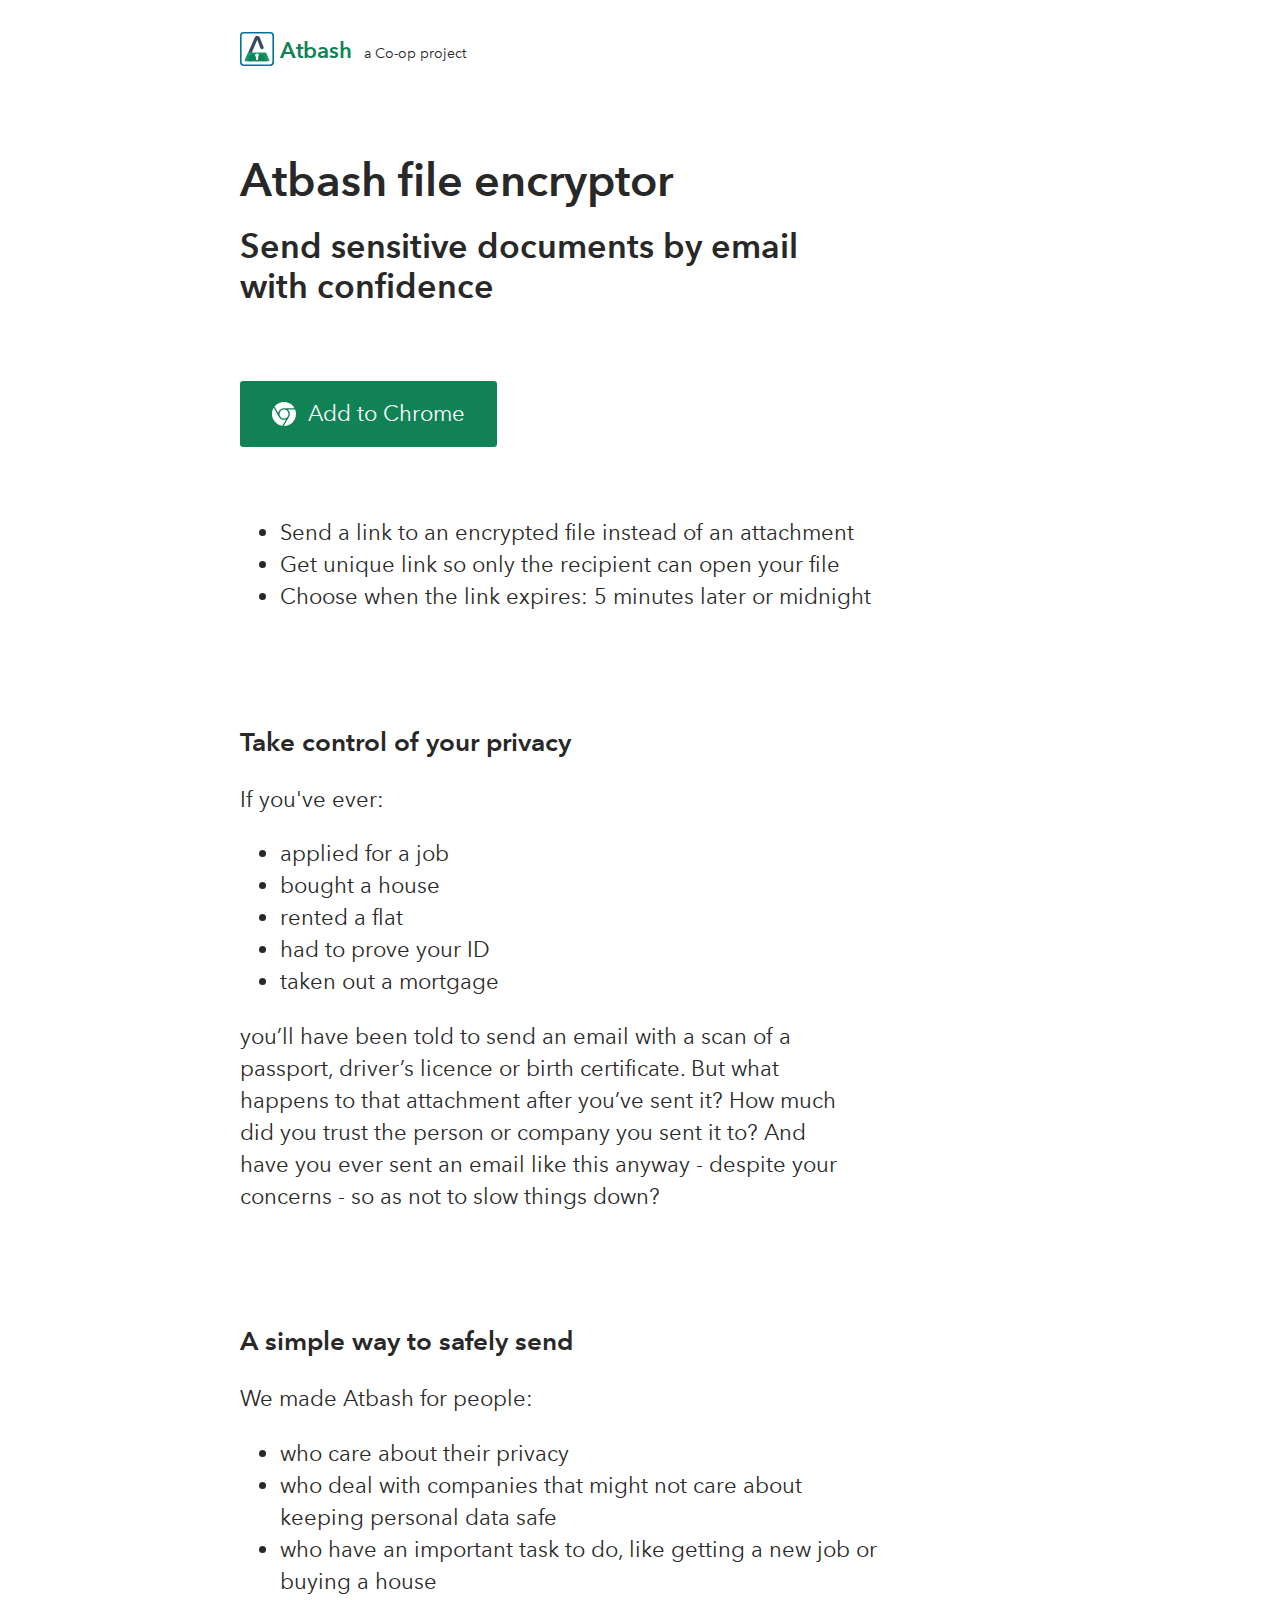
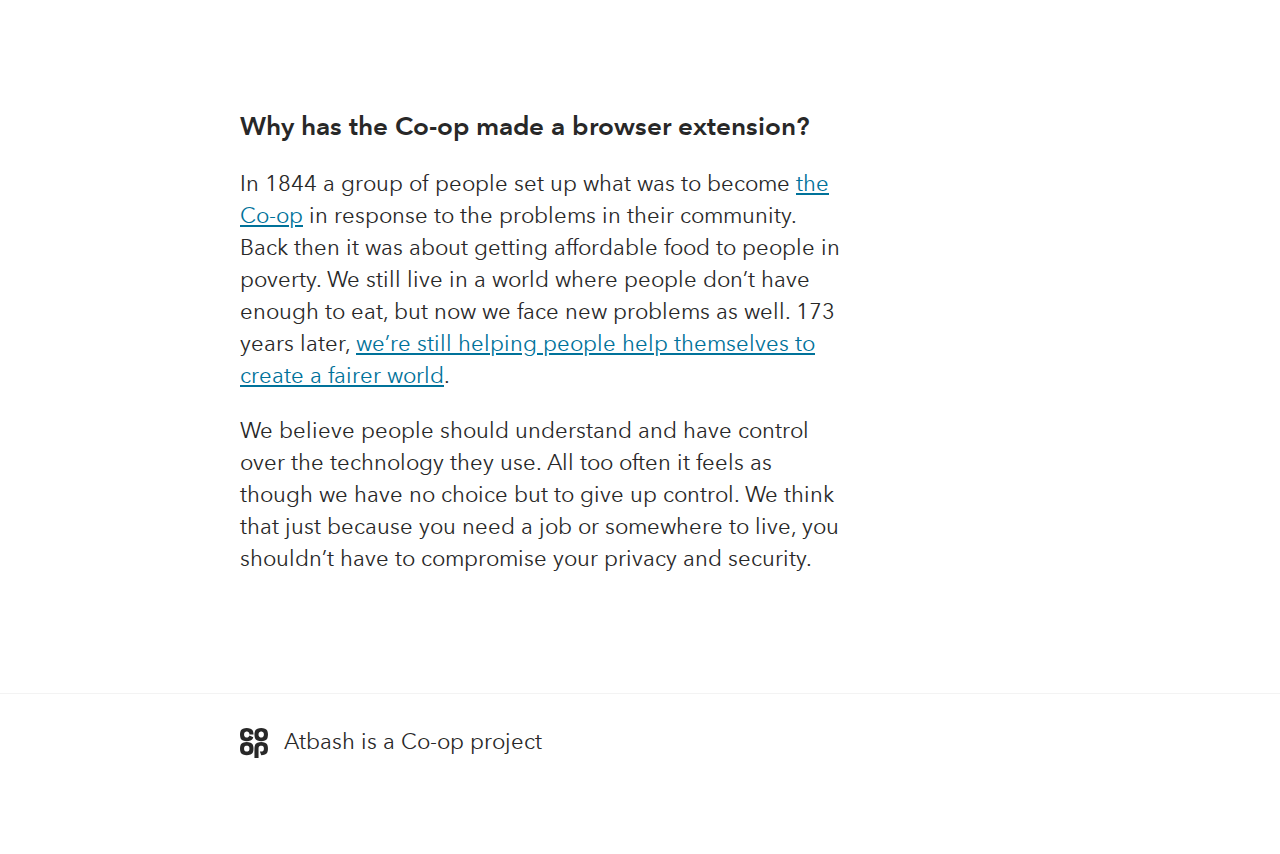
<file: index.html>
<!doctype html>
<html>
  <head>
    <meta charset="utf-8">
    <meta http-equiv="x-ua-compatible" content="ie=edge">
    <meta name="viewport"
          content="width=device-width, initial-scale=1, shrink-to-fit=no">
    <!-- Use the title from a page's frontmatter if it has one -->
    <link rel="icon" type="image/x-icon" href="favicon.ico" />
    <title>Atbash</title>
    <link href="stylesheets/site.css" rel="stylesheet" />
    <link href="stylesheets/chrome-prompt.css" rel="stylesheet" />
    <script src="javascripts/site.js"></script>
  </head>
  <body>
    <div id="add-to-chrome-prompt">
  <h2>Add "Atbash"?</h2>

  <img src="images/atbash.svg" alt="Atbash" />

  <p><strong>It can:</strong></p>
  <ul>
    <li>Read and change all your data on the websites you visit</li>
    <li>Display notifications</li>
    <li>Communicate with cooperating websites</li>
  </ul>

  <div id="button-bar">
    <a href="#">Cancel</a>
    <a href="#">Add extension</a>
  </div>
</div>

<header>
  <div class="wrap">
    <div class="logo">
      <img src="images/atbash.svg" alt="Atbash" />
      <span>Atbash</span>
      <span>a Co-op project</span>
    </div>
  </div>
</header>

<section>
  <div class="wrap">
    <h1>Atbash file encryptor</h1>
    <h2>Send sensitive documents by email <br>with confidence</h2>
  </div>
</section>

<section class="cta">
  <div class="wrap">
    <a href="#" id='add-to-chrome-button'><img src="images/chrome.svg" alt="Chrome" /> Add to Chrome</a>
  </div>
</section>

<section>
  <div class="wrap">
    <ul>
      <li>
        <span>
          Send a link to an encrypted file instead of an attachment
        </span>
      </li>
      <li>
        <span>
          Get unique link so only the recipient can open your file
        </span>
      </li>
      <li>
        <span>
          Choose when the link expires: 5 minutes later or midnight
        </span>
      </li>
    </ul>
  </div>
</section>

<section>
  <div class="wrap">
    <h3>Take control of your privacy</h3>
    If you've ever:
    <ul>
      <li>applied for a job</li>
      <li>bought a house</li>
      <li>rented a flat</li>
      <li>had to prove your ID</li>
      <li>taken out a mortgage</li>
    </ul>
    <p>
      you’ll have been told to send an email with a scan of a passport, driver’s licence or birth certificate. But what happens to that attachment after you’ve sent it? How much did you trust the person or company you sent it to? And have you ever sent an email like this anyway - despite your concerns - so as not to slow things down?
    </p>
  </div>
</section>

<section>
  <div class="wrap">
    <h3>A simple way to safely send</h3>
    We made Atbash for people:
    <ul>
      <li>who care about their privacy</li>
      <li>who deal with companies that might not care about keeping personal data safe</li>
      <li>who have an important task to do, like getting a new job or buying a house</li>
    </ul>
  </div>
</section>

<section>
  <div class="wrap">
    <h3>Why has the Co-op made a browser extension?</h3>
    <p>
      In 1844 a group of people set up what was to become <a href="https://www.co-operative.coop/about-us/history" target="_blank">the Co-op</a> in response to the problems in their community. Back then it was about getting affordable food to people in poverty. We still live in a world where people don’t have enough to eat, but now we face new problems as well. 173 years later, <a href="https://www.co-operative.coop/about-us/values" target="_blank">we’re still helping people help themselves to create a fairer world</a>.
    </p>
    <p>
      We believe people should understand and have control over the technology they use. All too often it feels as though we have no choice but to give up control. We think that just because you need a job or somewhere to live, you shouldn’t have to compromise your privacy and security.
    </p>
  </div>
</section>

<footer>
  <div class="wrap">
    <img src="images/coop.svg" alt="Coop" /><span>Atbash is a Co-op project</span>
  </div>
</footer>

  </body>
</html>
</file>
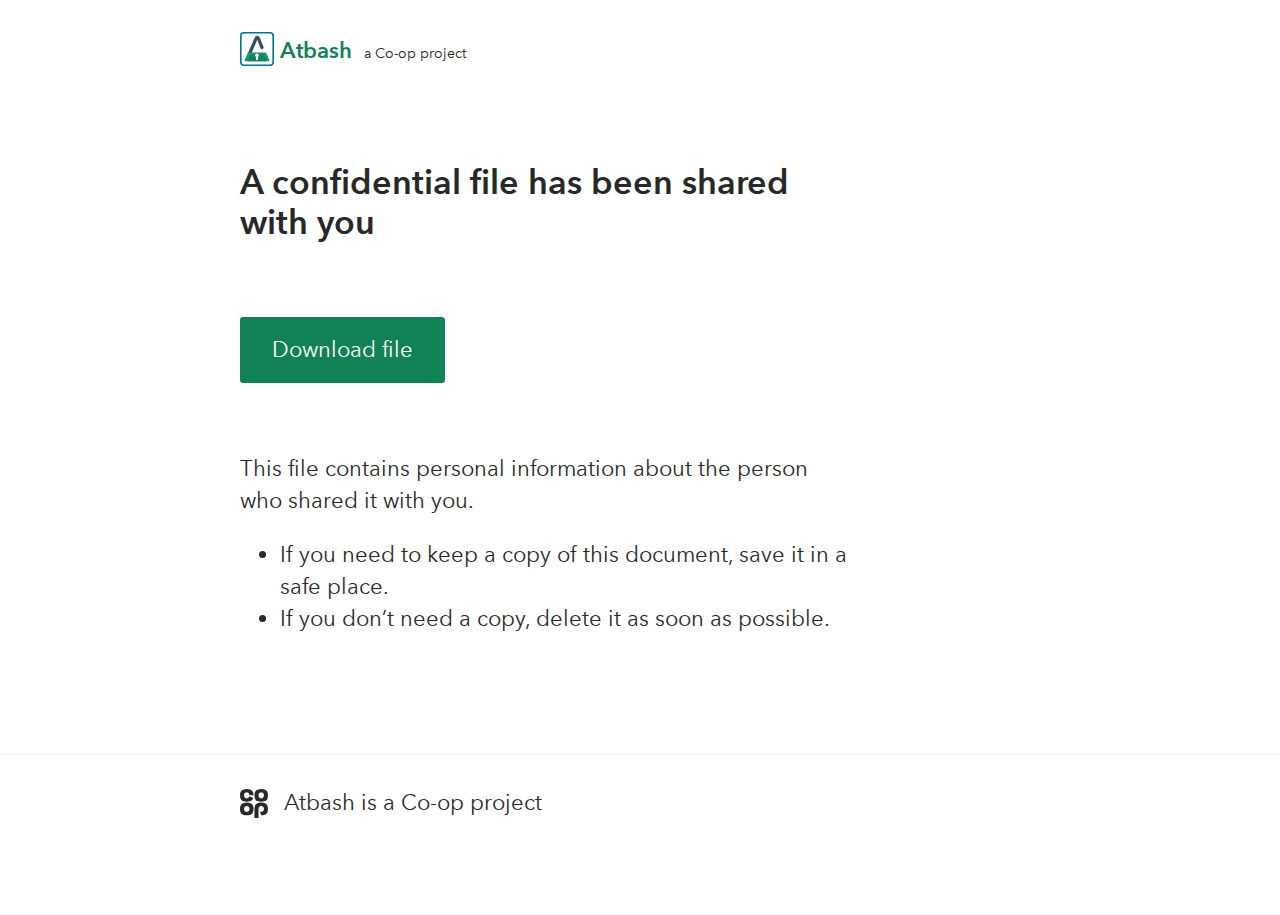
<file: 7118dc90/index.html>
<!doctype html>
<html>
  <head>
    <meta charset="utf-8">
    <meta http-equiv="x-ua-compatible" content="ie=edge">
    <meta name="viewport"
          content="width=device-width, initial-scale=1, shrink-to-fit=no">
    <!-- Use the title from a page's frontmatter if it has one -->
    <link rel="icon" type="image/x-icon" href="favicon.ico" />
    <title>File shared with you</title>
    <link href="../stylesheets/site.css" rel="stylesheet" />
    <link href="../stylesheets/chrome-prompt.css" rel="stylesheet" />
    <script src="../javascripts/site.js"></script>
  </head>
  <body>
    <header>
  <div class="wrap">
    <div class="logo">
      <img src="../images/atbash.svg" alt="Atbash" />
      <span>Atbash</span>
      <span>a Co-op project</span>
    </div>
  </div>
</header>

<section>
  <div class="wrap">
    <h2>A confidential file has been shared with you<h2>
  </div>
</section>

<section class="cta">
  <div class="wrap">
    <a href="#" id="download-button">Download file</a>
  </div>
</section>

<section>
  <div class="wrap">
  <p>This file contains personal information about the person who shared it with you.</p>
  <ul>
    <li>If you need to keep a copy of this document, save it in a safe place.</li>
    <li>If you don’t need a copy, delete it as soon as possible.</li>
  </ul>
  </div>
</section>

<footer>
  <div class="wrap">
    <img src="../images/coop.svg" alt="Coop" /><span>Atbash is a Co-op project</span>
  </div>
</footer>

  </body>
</html>
</file>
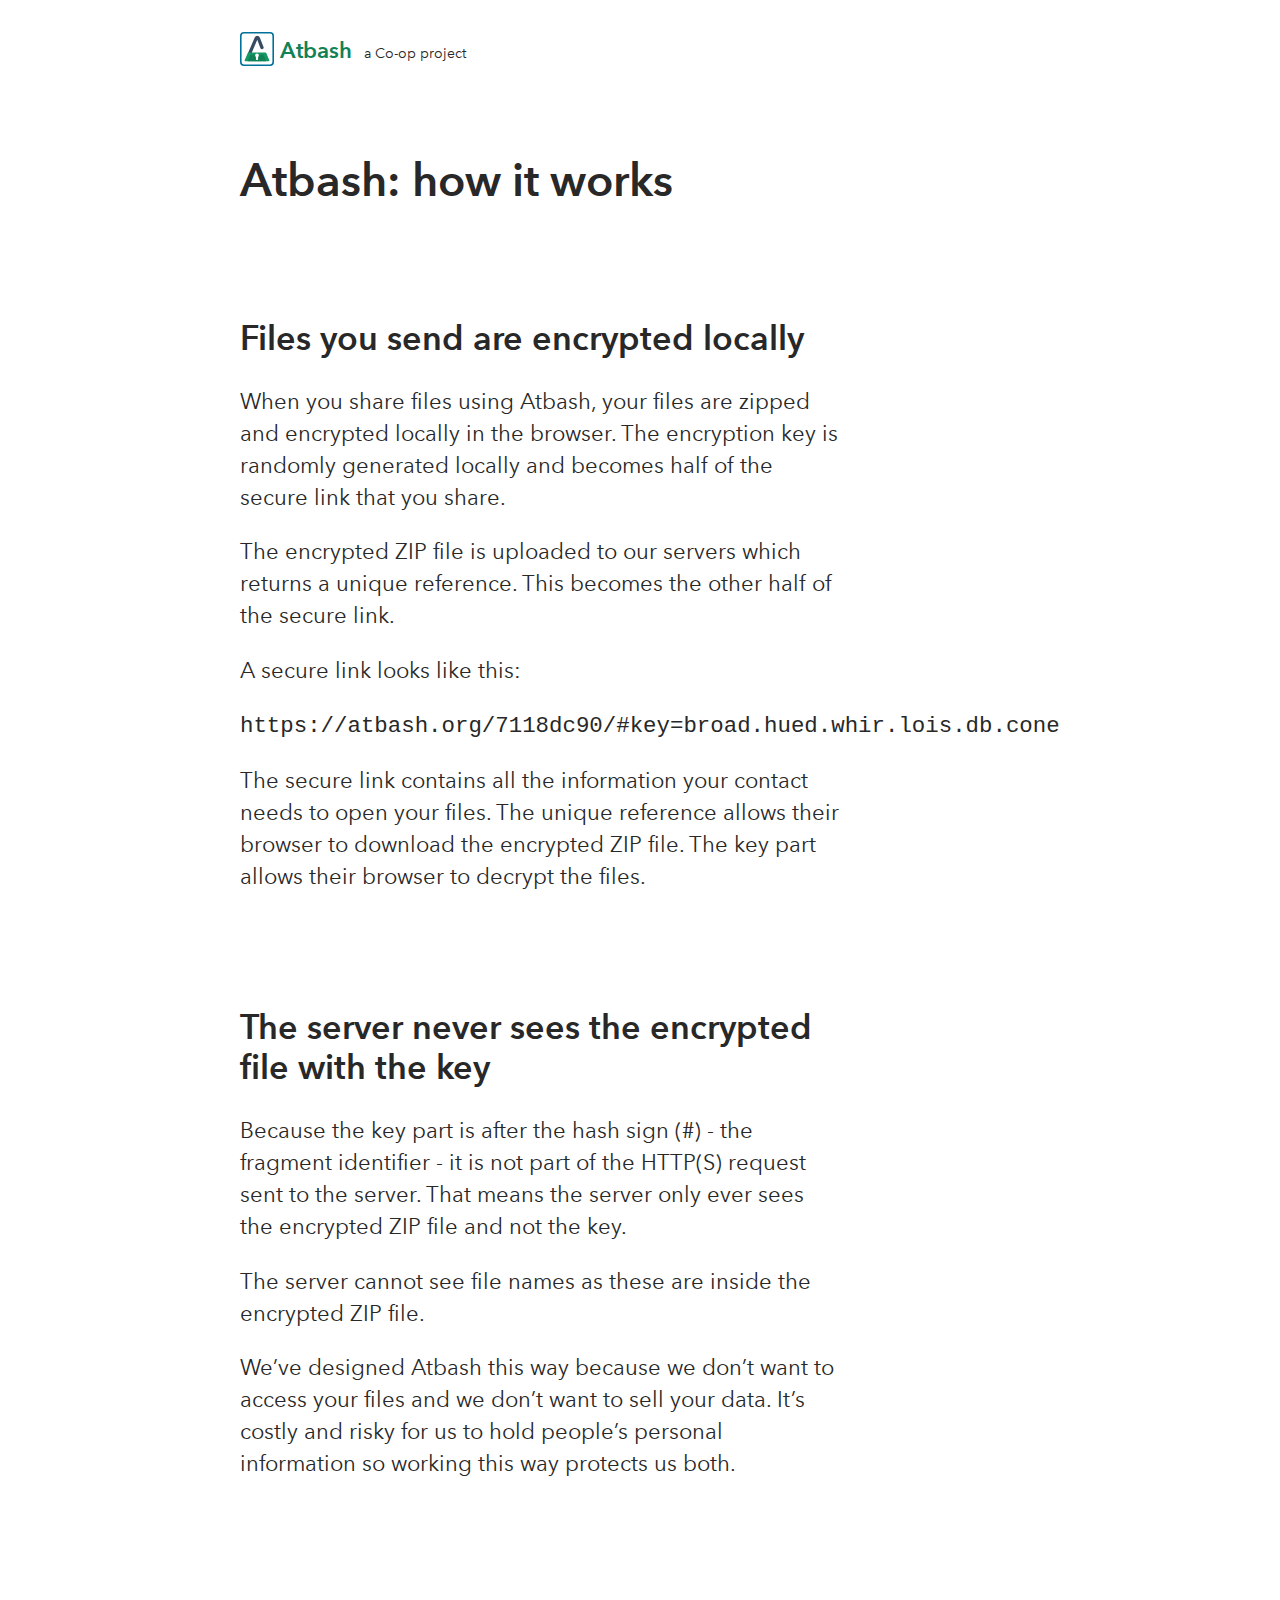
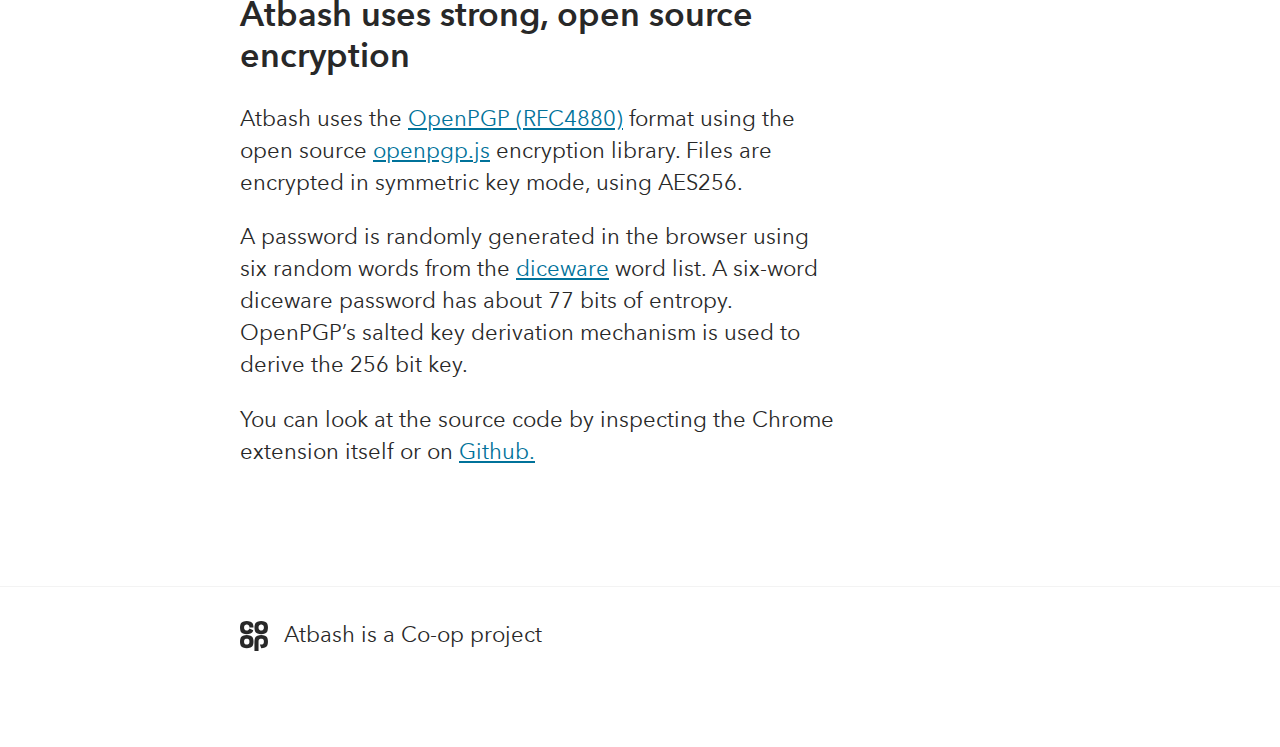
<file: how-it-works/index.html>
<!doctype html>
<html>
  <head>
    <meta charset="utf-8">
    <meta http-equiv="x-ua-compatible" content="ie=edge">
    <meta name="viewport"
          content="width=device-width, initial-scale=1, shrink-to-fit=no">
    <!-- Use the title from a page's frontmatter if it has one -->
    <link rel="icon" type="image/x-icon" href="favicon.ico" />
    <title>Atbash</title>
    <link href="../stylesheets/site.css" rel="stylesheet" />
    <link href="../stylesheets/chrome-prompt.css" rel="stylesheet" />
    <script src="../javascripts/site.js"></script>
  </head>
  <body>
    <header>
  <div class="wrap">
    <div class="logo">
      <img src="../images/atbash.svg" alt="Atbash" />
      <span>Atbash</span>
      <span>a Co-op project</span>
    </div>
  </div>
</header>

<section>
  <div class="wrap">
    <h1>Atbash: how it works</h1>
  </div>
</section>

<section>
  <div class="wrap">
    <h2>Files you send are encrypted locally</h2>
    <p>
    When you share files using Atbash, your files are zipped and encrypted locally in the browser. The encryption key is randomly generated locally and becomes half of the secure link that you share.
    </p>

    <p>
    The encrypted ZIP file is uploaded to our servers which returns a unique reference. This becomes the other half of the secure link.
    </p>

    <p>
    A secure link looks like this:
    </p>

    <code>
    https://atbash.org/7118dc90/#key=broad.hued.whir.lois.db.cone
    </code>

    <p>
    The secure link contains all the information your contact needs to open your files. The unique reference allows their browser to download the encrypted ZIP file. The key part allows their browser to decrypt the files.
    </p>
  </div>
</section>

<section>
  <div class="wrap">

    <h2>The server never sees the encrypted file with the key</h2>

    <p>
    Because the key part is after the hash sign (#) - the fragment identifier - it is not part of the HTTP(S) request sent to the server. That means the server only ever sees the encrypted ZIP file and not the key.
    </p>

    <p>
    The server cannot see file names as these are inside the encrypted ZIP file.
    </p>

    <p>
    We’ve designed Atbash this way because we don’t want to access your files and we don’t want to sell your data. It’s costly and risky for us to hold people’s personal information so working this way protects us both.
    </p>

  </div>
</section>

<section>
  <div class="wrap">
    <h2>Atbash uses strong, open source encryption</h2>

    <p>
    Atbash uses the <a href="https://tools.ietf.org/html/rfc4880">OpenPGP (RFC4880)</a> format using the open source
    <a href="https://openpgpjs.org/">openpgp.js</a>
    encryption library. Files are encrypted in symmetric key mode, using AES256.
    </p>

    <p>
    A password is randomly generated in the browser using six random words from the <a href="http://world.std.com/~reinhold/diceware.html">diceware</a> word list. A six-word diceware password has about 77 bits of entropy. OpenPGP’s salted key derivation mechanism is used to derive the 256 bit key.
    </p>

    <p>
    You can look at the source code by inspecting the Chrome extension itself or on <a href="https://tools.ietf.org/html/rfc4880">Github.</a>
    </p>

</section>

<footer>
  <div class="wrap">
    <img src="../images/coop.svg" alt="Coop" /><span>Atbash is a Co-op project</span>
  </div>
</footer>

  </body>
</html>
</file>
<file: stylesheets/site.css>
@import url(fonts.css);
body {
  font-family: "AvenirNextLTW01-Regular";
  color: #282828;
  font-size: 1.4rem;
  line-height: 2rem;
  margin: 0;
  padding: 0; }
  body h1, body h2, body h3, body h4, body h5, body h6 {
    font-family: "AvenirNextLTW01-Demi";
    max-width: 600px; }
  body h1 {
    font-size: 2em; }
  body h2 {
    font-size: 1.5em;
    line-height: 1.2em; }
  body h3 {
    font-size: 1.17em; }
  body h4 {
    font-size: 1.12em; }
  body h5 {
    font-size: .83em; }
  body h6 {
    font-size: .75em; }
  body a:link, body a:visited {
    color: #00729a; }
  body a:hover, body a:active {
    color: #00394e; }
  body .wrap {
    max-width: 800px;
    margin: 0 auto; }
  body p, body li {
    max-width: 600px; }
  body ul {
    padding-top: 0; }
  body div.logo img {
    width: 34px;
    height: 34px;
    vertical-align: text-bottom;
    margin-bottom: -2px; }
  body div.logo span:first-of-type {
    color: #118156;
    font-family: "AvenirNextLTW01-Demi"; }
  body div.logo span:nth-of-type(2) {
    font-size: 14px;
    margin-left: 0.4rem; }
  body header {
    padding: 2rem 0; }
  body section {
    padding: 2rem 0; }
    body section.cta a {
      background: #118156;
      color: #FFFFFF;
      padding: 1.2rem 2rem;
      text-decoration: none;
      border-radius: 0.2rem;
      cursor: pointer; }
      body section.cta a img {
        width: 24px;
        vertical-align: text-top;
        margin: 1px 0.4rem 0 0; }
      body section.cta a:hover {
        background: #149865; }
  body footer {
    border-top: 1px solid #f3f3f3;
    margin-top: 4rem;
    padding: 2rem 0 6rem 0; }
    body footer img {
      width: 28px;
      vertical-align: text-top;
      margin-right: 1rem; }
</file>
<file: stylesheets/chrome-prompt.css>
body {
  position: relative; }

#add-to-chrome-prompt {
  border-radius: 0.2rem;
  border: 1px solid grey;
  position: absolute;
  left: 0;
  right: 0;
  width: 420px;
  margin-left: auto;
  margin-right: auto;
  margin-top: 3px;
  background: #fff;
  padding: 1.5em;
  font-size: 0.7em;
  line-height: 1.5em;
  font-family: Helvetica, Arial, sans-serif;
  box-shadow: 0 4px 8px 0 rgba(0, 0, 0, 0.2), 0 6px 20px 0 rgba(0, 0, 0, 0.19); }
  #add-to-chrome-prompt img {
    position: absolute;
    right: 1.5em;
    top: 1em;
    width: 50px; }
  #add-to-chrome-prompt h2 {
    font-size: 1.2em;
    margin-top: 0; }
  #add-to-chrome-prompt p {
    margin-bottom: 0; }
  #add-to-chrome-prompt #button-bar {
    padding-top: 1em;
    text-align: right; }
    #add-to-chrome-prompt #button-bar a {
      background: #eee;
      color: #333;
      padding: 0.3rem 1rem;
      text-decoration: none;
      border-radius: 0.2rem;
      cursor: pointer;
      border: 1px solid #aaa; }
</file>
